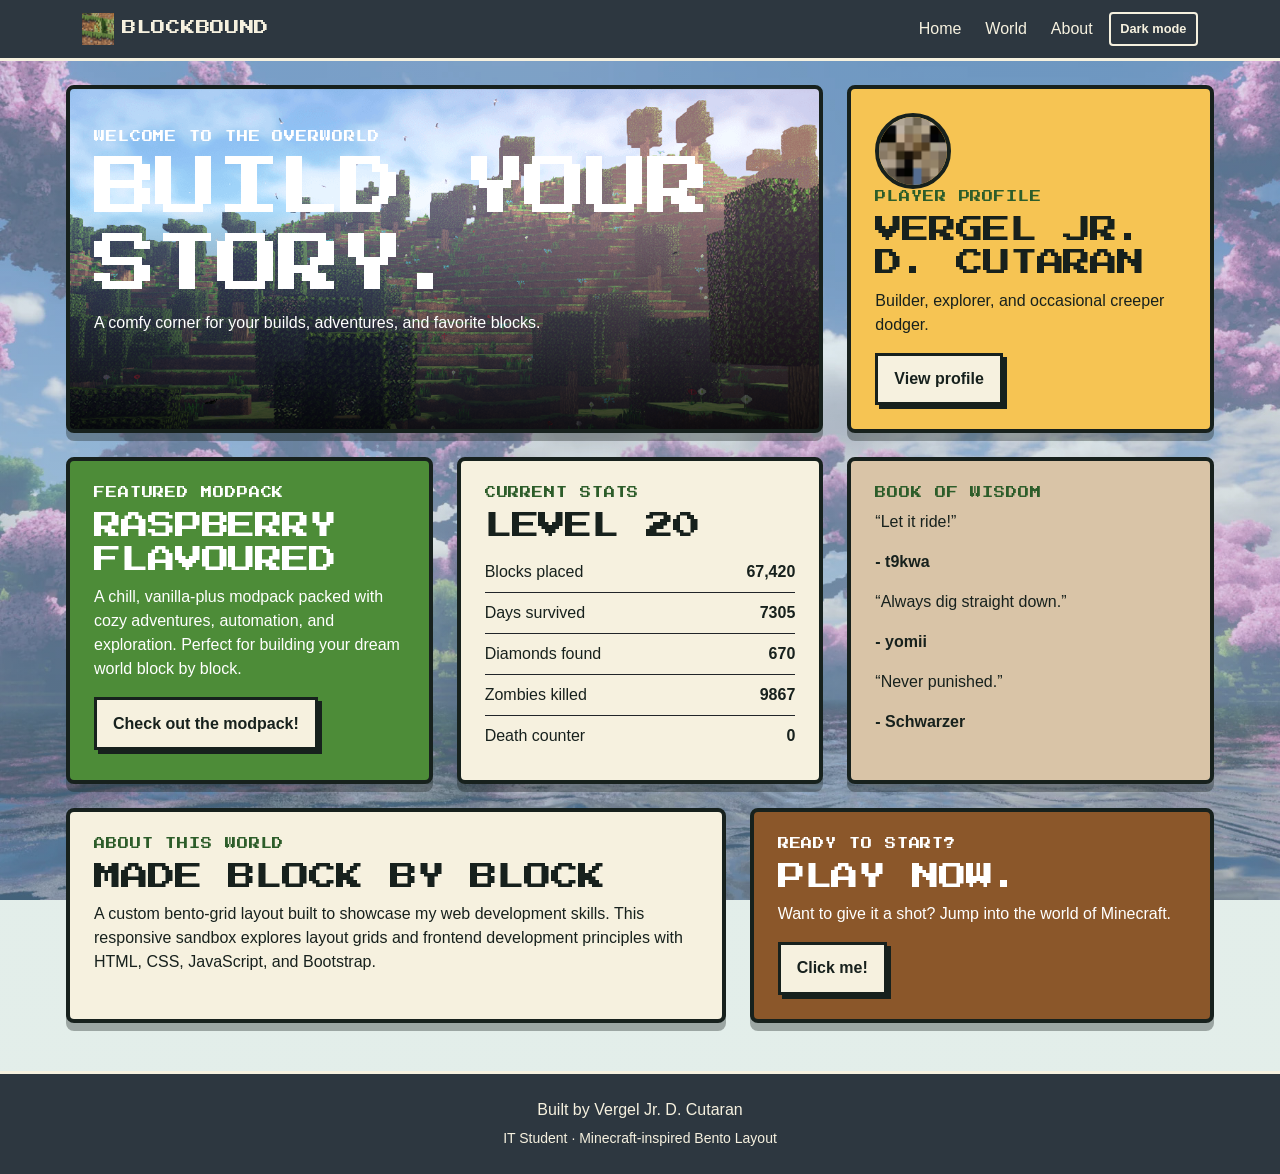
<file: webdev/activities/a01/index.html>
<!doctype html>
<html lang="en">
  <head>
    <meta charset="UTF-8" />
    <meta name="viewport" content="width=device-width, initial-scale=1.0" />
    <title>Blockbound | Minecraft-Inspired Bento</title>
    <link
      href="https://fonts.googleapis.com/css2?family=Press+Start+2P&display=swap"
      rel="stylesheet"
    />
    <link
      href="https://cdn.jsdelivr.net/npm/bootstrap@5.3.8/dist/css/bootstrap.min.css"
      rel="stylesheet"
      integrity="sha384-sRIl4kxILFvY47J16cr9ZwB07vP4J8+LH7qKQnuqkuIAvNWLzeN8tE5YBujZqJLB"
      crossorigin="anonymous"
    />
    <link rel="stylesheet" href="css/style.css" />
    <link rel="icon" href="assets/favicon.png" />
  </head>
  <body id="top">
    <!-- Bootstrap navigation collapses on smaller screens. -->
    <header class="navbar navbar-expand-md navbar-dark site-header sticky-top">
      <div class="container">
        <a
          class="navbar-brand site-brand d-inline-flex align-items-center"
          href="#top"
        >
          <img
            class="site-logo me-2"
            src="assets/favicon.png"
            alt=""
            aria-hidden="true"
          />
          BLOCKBOUND
        </a>
        <button
          class="navbar-toggler"
          type="button"
          data-bs-toggle="collapse"
          data-bs-target="#main-navigation"
          aria-controls="main-navigation"
          aria-expanded="false"
          aria-label="Open navigation menu"
        >
          <span class="navbar-toggler-icon"></span>
        </button>
        <nav
          class="collapse navbar-collapse"
          id="main-navigation"
          aria-label="Main navigation"
        >
          <ul class="navbar-nav ms-auto align-items-md-center gap-md-2">
            <li class="nav-item"><a class="nav-link" href="#top">Home</a></li>
            <li class="nav-item">
              <a class="nav-link" href="#world">World</a>
            </li>
            <li class="nav-item">
              <a class="nav-link" href="#about">About</a>
            </li>
            <li class="nav-item">
              <button
                class="btn btn-sm theme-toggle"
                id="theme-toggle"
                type="button"
                aria-pressed="false"
              >
                Dark mode
              </button>
            </li>
          </ul>
        </nav>
      </div>
    </header>

    <!-- Responsive cards use Bootstrap's grid; custom classes only define the theme. -->
    <main class="container bento-shell px-3 pt-3 pb-5 pt-md-4">
      <div class="row g-4 mb-4">
        <section class="col-12 col-lg-8">
          <div class="bento-card p-3 p-md-4 hero-card">
            <p class="eyebrow mt-3 mb-1">Welcome to the overworld</p>
            <h1 class="pixel-title display-3">Build your story.</h1>
            <p class="mb-0">
              A comfy corner for your builds, adventures, and favorite blocks.
            </p>
          </div>
        </section>
        <section class="col-12 col-lg-4">
          <div class="bento-card p-3 p-md-4 profile-card">
            <img
              class="avatar-placeholder"
              src="assets/avatar.png"
              alt="Pixel art avatar of Vergel Jr. D. Cutaran"
            />
            <p class="eyebrow">Player profile</p>
            <h2 class="pixel-title h3">Vergel Jr. D. Cutaran</h2>
            <p>Builder, explorer, and occasional creeper dodger.</p>
            <a
              class="block-button"
              href="https://namemc.com/profile/t9kwa.1"
              target="_blank"
              rel="noopener noreferrer"
            >
              View profile
            </a>
          </div>
        </section>
      </div>

      <div class="row g-4 mb-4">
        <section class="col-12 col-md-4" id="world">
          <div class="bento-card p-3 p-md-4 feature-card">
            <p class="eyebrow">Featured modpack</p>
            <h2 class="pixel-title h3">Raspberry Flavoured</h2>
            <p>
              A chill, vanilla-plus modpack packed with cozy adventures,
              automation, and exploration. Perfect for building your dream world
              block by block.
            </p>
            <a
              class="block-button"
              href="https://www.curseforge.com/minecraft/modpacks/raspberry-flavoured"
              target="_blank"
              rel="noopener noreferrer"
            >
              Check out the modpack!
            </a>
          </div>
        </section>
        <section class="col-12 col-md-4">
          <div class="bento-card p-3 p-md-4">
            <p class="eyebrow">Current stats</p>
            <h2 class="pixel-title h3">Level 20</h2>
            <div
              class="d-flex justify-content-between border-bottom border-dark py-2"
            >
              <span>Blocks placed</span><strong>67,420</strong>
            </div>
            <div
              class="d-flex justify-content-between border-bottom border-dark py-2"
            >
              <span>Days survived</span><strong>7305</strong>
            </div>
            <div
              class="d-flex justify-content-between border-bottom border-dark py-2"
            >
              <span>Diamonds found</span><strong>670</strong>
            </div>
            <div
              class="d-flex justify-content-between border-bottom border-dark py-2"
            >
              <span>Zombies killed</span><strong>9867</strong>
            </div>
            <div class="d-flex justify-content-between py-2">
              <span>Death counter</span><strong>0</strong>
            </div>
          </div>
        </section>
        <section class="col-12 col-md-4">
          <div class="bento-card p-3 p-md-4 quote-card">
            <p class="eyebrow">Book of wisdom</p>
            <blockquote>“Let it ride!”</blockquote>
            <p class="fw-bold">- t9kwa</p>
            <blockquote>“Always dig straight down.”</blockquote>
            <p class="fw-bold">- yomii</p>
            <blockquote>“Never punished.”</blockquote>
            <p class="fw-bold">- Schwarzer</p>
          </div>
        </section>
      </div>

      <div class="row g-4" id="about">
        <section class="col-12 col-lg-7">
          <div class="bento-card p-3 p-md-4">
            <p class="eyebrow">About this world</p>
            <h2 class="pixel-title h3">Made block by block</h2>
            <p class="mb-0">
              A custom bento-grid layout built to showcase my web development
              skills. This responsive sandbox explores layout grids and frontend
              development principles with HTML, CSS, JavaScript, and Bootstrap.
            </p>
          </div>
        </section>
        <section class="col-12 col-lg-5">
          <div class="bento-card p-3 p-md-4 cta-card">
            <p class="eyebrow">Ready to start?</p>
            <h2 class="pixel-title h3">Play now.</h2>
            <p>Want to give it a shot? Jump into the world of Minecraft.</p>
            <a
              class="block-button"
              href="https://classic.minecraft.net/"
              target="_blank"
              rel="noopener noreferrer"
            >
              Click me!
            </a>
          </div>
        </section>
      </div>
    </main>

    <!-- The footer stays opaque so its text remains readable over the background. -->
    <footer class="site-footer py-4 text-center">
      <p class="mb-1">Built by Vergel Jr. D. Cutaran</p>
      <small>IT Student &middot; Minecraft-inspired Bento Layout</small>
    </footer>
    <script
      src="https://cdn.jsdelivr.net/npm/bootstrap@5.3.8/dist/js/bootstrap.bundle.min.js"
      integrity="sha384-FKyoEForCGlyvwx9Hj09JcYn3nv7wiPVlz7YYwJrWVcXK/BmnVDxM+D2scQbITxI"
      crossorigin="anonymous"
    ></script>
    <script src="js/script.js"></script>
  </body>
</html>
</file>
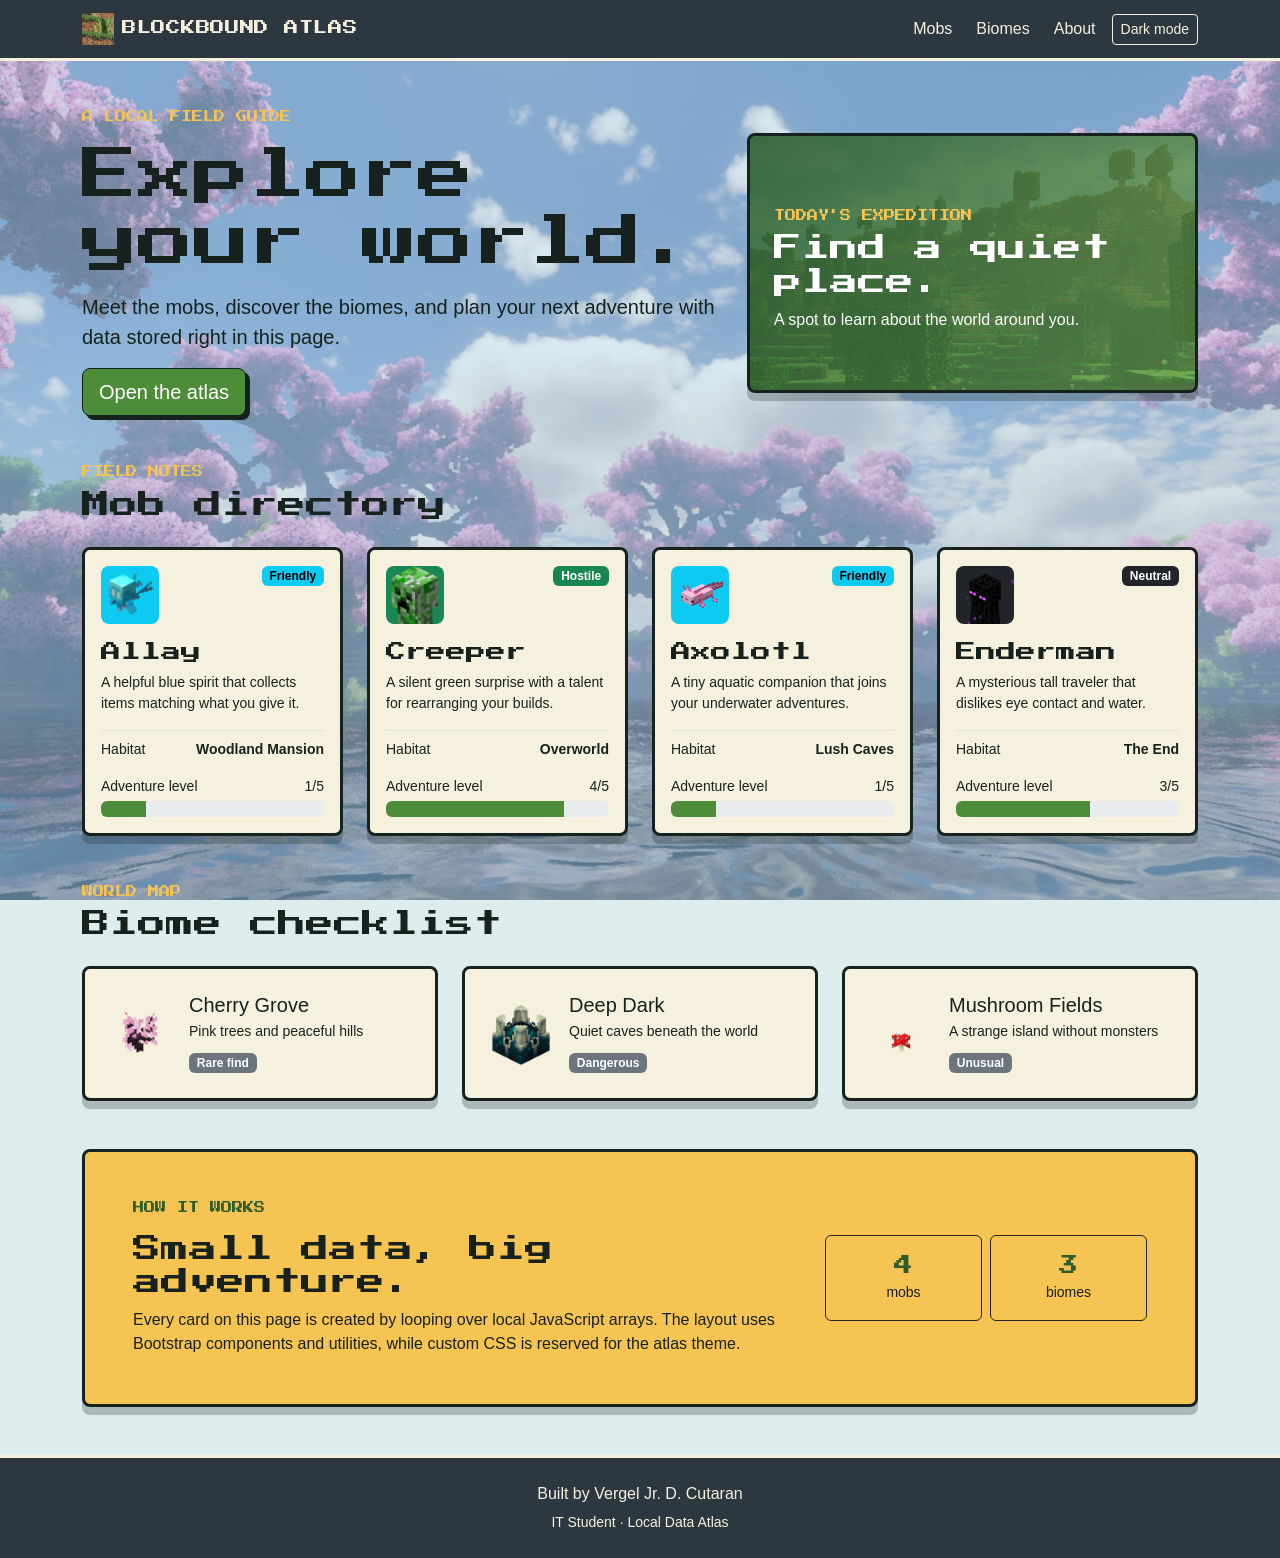
<file: webdev/activities/a02/index.html>
<!doctype html>
<html lang="en">
  <head>
    <!-- Page metadata and shared Bootstrap/font dependencies. -->
    <meta charset="UTF-8" />
    <meta name="viewport" content="width=device-width, initial-scale=1.0" />
    <meta
      name="description"
      content="A local Minecraft-inspired explorer built with Bootstrap and JavaScript data."
    />
    <title>Blockbound Atlas | Local Explorer</title>
    <link rel="icon" type="image/png" href="assets/favicon.png" />
    <link rel="preconnect" href="https://fonts.googleapis.com" />
    <link rel="preconnect" href="https://fonts.gstatic.com" crossorigin />
    <link
      href="https://fonts.googleapis.com/css2?family=Press+Start+2P&display=swap"
      rel="stylesheet"
    />
    <link
      href="https://cdn.jsdelivr.net/npm/bootstrap@5.3.8/dist/css/bootstrap.min.css"
      rel="stylesheet"
      integrity="sha384-sRIl4kxILFvY47J16cr9ZwB07vP4J8+LH7qKQnuqkuIAvNWLzeN8tE5YBujZqJLB"
      crossorigin="anonymous"
    />
    <link rel="stylesheet" href="css/style.css" />
  </head>
  <body id="top">
    <!-- Bootstrap provides the responsive navigation collapse. -->
    <header class="navbar navbar-expand-md navbar-dark sticky-top site-header">
      <div class="container">
        <a
          class="navbar-brand atlas-brand d-inline-flex align-items-center"
          href="#top"
        >
          <img
            class="atlas-logo me-2"
            src="assets/favicon.png"
            alt=""
            aria-hidden="true"
          />
          BLOCKBOUND ATLAS
        </a>
        <button
          class="navbar-toggler"
          type="button"
          data-bs-toggle="collapse"
          data-bs-target="#main-navigation"
          aria-controls="main-navigation"
          aria-expanded="false"
          aria-label="Open navigation menu"
        >
          <span class="navbar-toggler-icon"></span>
        </button>
        <nav
          class="collapse navbar-collapse"
          id="main-navigation"
          aria-label="Main navigation"
        >
          <ul class="navbar-nav ms-auto align-items-md-center gap-md-2">
            <li class="nav-item"><a class="nav-link" href="#mobs">Mobs</a></li>
            <li class="nav-item">
              <a class="nav-link" href="#biomes">Biomes</a>
            </li>
            <li class="nav-item">
              <a class="nav-link" href="#about">About</a>
            </li>
            <li class="nav-item">
              <button
                class="btn btn-sm theme-toggle"
                id="theme-toggle"
                type="button"
                aria-pressed="false"
              >
                Dark mode
              </button>
            </li>
          </ul>
        </nav>
      </div>
    </header>

    <main>
      <!-- Intro copy and expedition call to action. -->
      <section class="container py-5">
        <div class="row align-items-center g-4">
          <div class="col-lg-7">
            <p class="eyebrow">A local field guide</p>
            <h1 class="display-4 pixel-title">Explore your world.</h1>
            <p class="lead mt-3">
              Meet the mobs, discover the biomes, and plan your next adventure
              with data stored right in this page.
            </p>
            <a class="btn btn-atlas btn-lg" href="#mobs">Open the atlas</a>
          </div>
          <div class="col-lg-5">
            <div class="hero-panel p-4">
              <div
                class="d-flex justify-content-between align-items-start"
              ></div>
              <p class="eyebrow mt-5 mb-2">Today's expedition</p>
              <h2 class="h3 pixel-title">Find a quiet place.</h2>
              <p class="mb-0">A spot to learn about the world around you.</p>
            </div>
          </div>
        </div>
      </section>

      <!-- JavaScript fills this grid from the local mob data. -->
      <section class="container pb-5" id="mobs">
        <div
          class="d-flex flex-wrap gap-3 justify-content-between align-items-end mb-4"
        >
          <div>
            <p class="eyebrow mb-2">Field notes</p>
            <h2 class="pixel-title h3 mb-0">Mob directory</h2>
          </div>
        </div>
        <div class="row g-4" id="mob-list"></div>
      </section>

      <!-- JavaScript fills this grid from the local biome data. -->
      <section class="container pb-5" id="biomes">
        <div class="mb-4">
          <p class="eyebrow mb-2">World map</p>
          <h2 class="pixel-title h3 mb-0">Biome checklist</h2>
        </div>
        <div class="row g-4" id="biome-list"></div>
      </section>

      <!-- About panel also receives its totals from JavaScript. -->
      <section class="container pb-5" id="about">
        <div class="about-panel p-4 p-md-5">
          <div class="row g-4 align-items-center">
            <div class="col-md-8">
              <p class="eyebrow">How it works</p>
              <h2 class="pixel-title h3">Small data, big adventure.</h2>
              <p class="mb-0">
                Every card on this page is created by looping over local
                JavaScript arrays. The layout uses Bootstrap components and
                utilities, while custom CSS is reserved for the atlas theme.
              </p>
            </div>
            <div class="col-md-4">
              <div class="row text-center g-2" id="atlas-stats"></div>
            </div>
          </div>
        </div>
      </section>
    </main>

    <!-- Solid footer keeps attribution readable over the background. -->
    <footer class="site-footer py-4 text-center">
      <p class="mb-1">Built by Vergel Jr. D. Cutaran</p>
      <small>IT Student &middot; Local Data Atlas</small>
    </footer>

    <script
      src="https://cdn.jsdelivr.net/npm/bootstrap@5.3.8/dist/js/bootstrap.bundle.min.js"
      integrity="sha384-FKyoEForCGlyvwx9Hj09JcYn3nv7wiPVlz7YYwJrWVcXK/BmnVDxM+D2scQbITxI"
      crossorigin="anonymous"
    ></script>
    <script src="js/script.js"></script>
  </body>
</html>
</file>
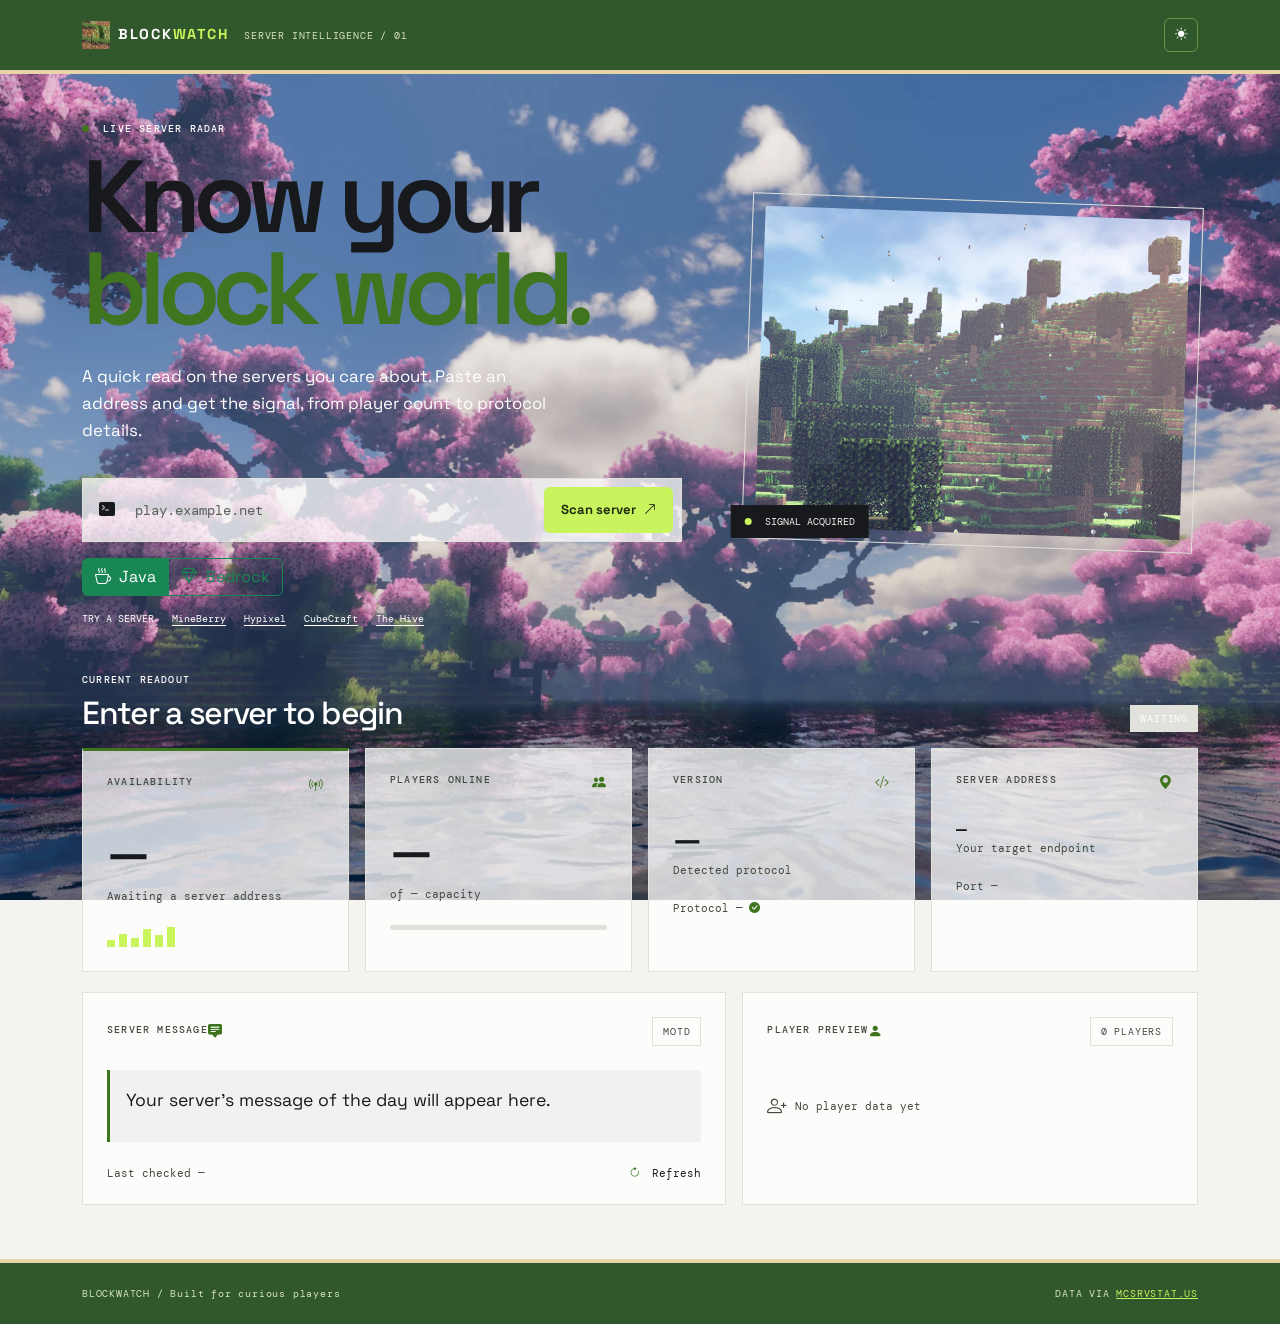
<file: webdev/activities/a03/index.html>
<!doctype html>
<html lang="en">
  <head>
    <!-- Document metadata and the local favicon. -->
    <meta charset="UTF-8" />
    <meta name="viewport" content="width=device-width, initial-scale=1.0" />
    <meta
      name="description"
      content="A clean Minecraft server status dashboard powered by mcsrvstat.us."
    />
    <title>Blockwatch | Minecraft Server Radar</title>
    <link rel="icon" href="assets/favicon.png" type="image/png" />
    <link rel="preconnect" href="https://fonts.googleapis.com" />
    <link rel="preconnect" href="https://fonts.gstatic.com" crossorigin />
    <!-- Bootstrap provides the layout, responsive utilities, and icons used below. -->
    <link
      href="https://fonts.googleapis.com/css2?family=DM+Mono:wght@400;500&family=Space+Grotesk:wght@400;500;600;700&display=swap"
      rel="stylesheet"
    />
    <link
      href="https://cdn.jsdelivr.net/npm/bootstrap@5.3.3/dist/css/bootstrap.min.css"
      rel="stylesheet"
    />
    <link
      rel="stylesheet"
      href="https://cdn.jsdelivr.net/npm/bootstrap-icons@1.11.3/font/bootstrap-icons.min.css"
    />
    <link rel="stylesheet" href="css/style.css" />
  </head>
  <body>
    <!-- This overlay adds a subtle texture without affecting page content. -->
    <div class="page-noise"></div>
    <!-- Solid Minecraft-inspired header for reliable text contrast. -->
    <nav class="navbar navbar-expand-lg py-3 bg-solid">
      <div class="container">
        <a class="navbar-brand d-flex align-items-center gap-2" href="#">
          <img class="brand-mark" src="assets/favicon.png" alt="" />
          <span>BLOCK<span class="text-lime">WATCH</span></span>
        </a>
        <span class="nav-caption d-none d-sm-block"
          >SERVER INTELLIGENCE / 01</span
        >
        <button
          class="btn theme-toggle ms-auto d-inline-flex align-items-center justify-content-center p-0"
          id="themeToggle"
          type="button"
          aria-label="Toggle theme"
        >
          <i class="bi bi-sun-fill"></i>
        </button>
      </div>
    </nav>

    <main>
      <!-- Intro area: server search, edition selector, and quick examples. -->
      <section class="hero-section container pt-5 pb-5">
        <div class="row align-items-center g-4">
          <div class="col-lg-7">
            <p class="eyebrow mb-3">
              <span class="pulse-dot"></span> LIVE SERVER RADAR
            </p>
            <h1>Know your<br /><span class="text-lime">block world.</span></h1>
            <p class="hero-copy">
              A quick read on the servers you care about. Paste an address and
              get the signal, from player count to protocol details.
            </p>
            <form
              class="search-panel d-flex flex-column flex-sm-row align-items-stretch align-items-sm-center gap-2 p-2 ps-sm-3"
              id="serverForm"
            >
              <i class="bi bi-terminal-fill search-icon d-none d-sm-inline"></i>
              <label class="visually-hidden" for="serverInput"
                >Minecraft server address</label
              >
              <input
                id="serverInput"
                class="form-control flex-grow-1"
                type="text"
                placeholder="play.example.net"
                autocomplete="off"
                required
              />
              <button class="btn btn-lime align-self-sm-auto" type="submit">
                Scan server <i class="bi bi-arrow-up-right ms-1"></i>
              </button>
            </form>
            <div
              class="btn-group server-type-toggle mt-3"
              role="group"
              aria-label="Minecraft server edition"
            >
              <input
                class="btn-check"
                type="radio"
                name="serverType"
                id="javaType"
                value="java"
                checked
              />
              <label class="btn btn-outline-success" for="javaType"
                ><i class="bi bi-cup-hot me-1"></i> Java</label
              >
              <input
                class="btn-check"
                type="radio"
                name="serverType"
                id="bedrockType"
                value="bedrock"
              />
              <label class="btn btn-outline-success" for="bedrockType"
                ><i class="bi bi-gem me-1"></i> Bedrock</label
              >
            </div>
            <div class="recent-line mt-3">
              <span>TRY A SERVER</span>
              <button
                class="server-chip"
                data-server="mc.mineberry.org"
                data-server-type="java"
              >
                MineBerry
              </button>
              <button
                class="server-chip"
                data-server="hypixel.net"
                data-server-type="java"
              >
                Hypixel
              </button>
              <button
                class="server-chip"
                data-server="play.cubecraft.net"
                data-server-type="java"
              >
                CubeCraft
              </button>
              <button
                class="server-chip"
                data-server="geo.hivebedrock.network"
                data-server-type="bedrock"
              >
                The Hive
              </button>
            </div>
          </div>
          <div class="col-lg-5 hero-art-wrap">
            <div class="hero-art">
              <img
                src="assets/minecraft-hero.png"
                alt="Minecraft landscape illustration"
              />
              <div class="art-label">
                <span class="pulse-dot"></span> SIGNAL ACQUIRED
              </div>
            </div>
          </div>
        </div>
      </section>

      <!-- Live API readout. JavaScript fills these cards after a scan. -->
      <section class="container dashboard-section" aria-live="polite">
        <div
          class="status-heading d-flex flex-column flex-sm-row justify-content-between align-items-start align-items-sm-end gap-3 gap-sm-0 mb-3"
        >
          <div>
            <p class="eyebrow mb-2">CURRENT READOUT</p>
            <h2 id="serverTitle">Enter a server to begin</h2>
          </div>
          <span class="status-badge status-idle" id="statusBadge">WAITING</span>
        </div>

        <div
          class="alert alert-danger d-none"
          id="errorMessage"
          role="alert"
        ></div>
        <div class="row g-3">
          <div class="col-md-6 col-xl-3">
            <article class="data-card accent-card h-100 p-4">
              <div class="card-label">
                AVAILABILITY <i class="bi bi-broadcast-pin"></i>
              </div>
              <div class="stat-value" id="onlineValue">—</div>
              <p class="stat-note mb-0" id="onlineNote">
                Awaiting a server address
              </p>
              <div class="mini-bars mt-4">
                <span></span><span></span><span></span><span></span><span></span
                ><span></span>
              </div>
            </article>
          </div>
          <div class="col-md-6 col-xl-3">
            <article class="data-card h-100 p-4">
              <div class="card-label">
                PLAYERS ONLINE <i class="bi bi-people-fill"></i>
              </div>
              <div class="stat-value" id="playerValue">—</div>
              <p class="stat-note mb-0">
                of <span id="maxPlayers">—</span> capacity
              </p>
              <div
                class="progress mt-4"
                role="progressbar"
                aria-label="Players online"
              >
                <div class="progress-bar" id="playerProgress"></div>
              </div>
            </article>
          </div>
          <div class="col-md-6 col-xl-3">
            <article class="data-card h-100 p-4">
              <div class="card-label">
                VERSION <i class="bi bi-code-slash"></i>
              </div>
              <div class="stat-value stat-version" id="versionValue">—</div>
              <p class="stat-note mb-0">Detected protocol</p>
              <div class="version-line mt-4">
                <span id="protocolValue">Protocol —</span
                ><i class="bi bi-check-circle-fill"></i>
              </div>
            </article>
          </div>
          <div class="col-md-6 col-xl-3">
            <article class="data-card h-100 p-4">
              <div class="card-label">
                SERVER ADDRESS <i class="bi bi-geo-alt-fill"></i>
              </div>
              <div class="address-value" id="addressValue">—</div>
              <p class="stat-note mb-0">Your target endpoint</p>
              <div class="address-line mt-4" id="portValue">Port —</div>
            </article>
          </div>
        </div>

        <div class="row g-3 mt-1">
          <div class="col-lg-7">
            <article class="data-card motd-card h-100 p-4">
              <div
                class="d-flex justify-content-between align-items-center mb-4"
              >
                <div class="card-label mb-0">
                  SERVER MESSAGE <i class="bi bi-chat-square-text-fill"></i>
                </div>
                <span class="tiny-tag">MOTD</span>
              </div>
              <div class="motd-box p-3" id="motdValue">
                Your server's message of the day will appear here.
              </div>
              <div
                class="d-flex justify-content-between align-items-center mt-4"
              >
                <span class="stat-note"
                  >Last checked <span id="lastChecked">—</span></span
                >
                <button class="refresh-btn" id="refreshButton" type="button">
                  <i class="bi bi-arrow-clockwise"></i> Refresh
                </button>
              </div>
            </article>
          </div>
          <div class="col-lg-5">
            <article class="data-card h-100 p-4">
              <div
                class="d-flex justify-content-between align-items-center mb-4"
              >
                <div class="card-label mb-0">
                  PLAYER PREVIEW <i class="bi bi-person-fill"></i>
                </div>
                <span class="tiny-tag" id="playerTag">0 PLAYERS</span>
              </div>
              <div class="player-list row row-cols-2 g-2" id="playerList">
                <div class="empty-state d-flex align-items-center gap-2">
                  <i class="bi bi-person-plus"></i
                  ><span>No player data yet</span>
                </div>
              </div>
            </article>
          </div>
        </div>
      </section>
    </main>
    <!-- Solid footer keeps the attribution readable over the page background. -->
    <footer class="bg-solid">
      <div
        class="container py-4 d-flex flex-wrap justify-content-between gap-2"
      >
        <span>BLOCKWATCH / Built for curious players</span>
        <span
          >DATA VIA
          <a href="https://api.mcsrvstat.us/" target="_blank" rel="noreferrer"
            >MCSRVSTAT.US</a
          ></span
        >
      </div>
    </footer>
    <script src="js/script.js"></script>
  </body>
</html>
</file>
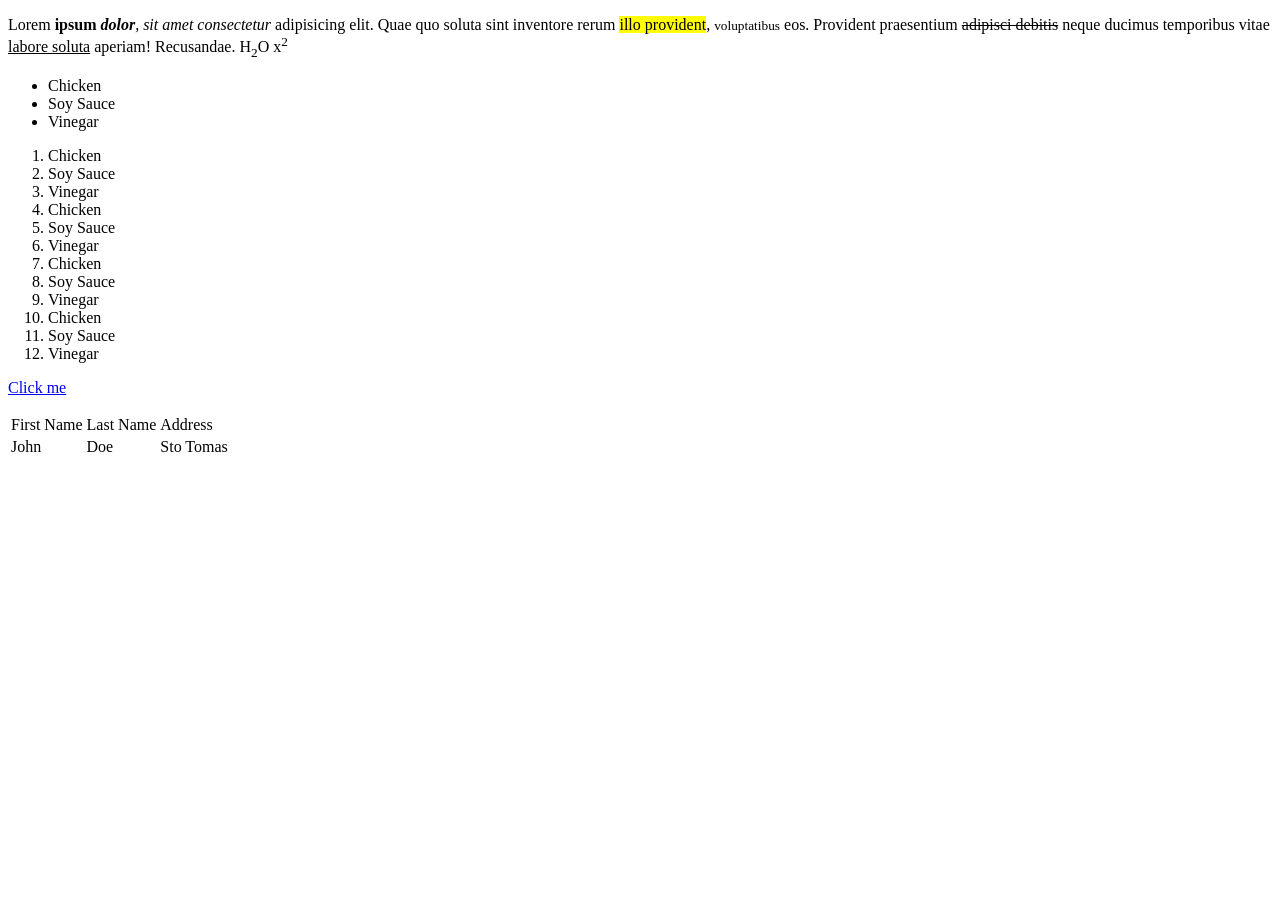
<file: webdev/demo/d01/index.html>
<!DOCTYPE html>
<html lang="en">

<head>
  <meta charset="UTF-8">
  <meta name="viewport" content="width=device-width, initial-scale=1.0">
  <title>Document</title>
</head>

<body>
  <p>
    Lorem <b>ipsum <i>dolor</b>, sit amet consectetur </i>adipisicing elit. Quae quo soluta sint inventore rerum <mark>illo provident</mark>, <small>voluptatibus</small> eos. Provident praesentium <del>adipisci debitis</del> neque ducimus temporibus vitae <ins>labore soluta</ins> aperiam! Recusandae. H<sub>2</sub>O x<sup>2</sup>
  </p>
  <p>
    <ul>
      <li>Chicken</li>
      <li>Soy Sauce</li>
      <li>Vinegar</li>
    </ul>
    <ol>
      <li>Chicken</li>
      <li>Soy Sauce</li>
      <li>Vinegar</li>
      <li>Chicken</li>
      <li>Soy Sauce</li>
      <li>Vinegar</li>
      <li>Chicken</li>
      <li>Soy Sauce</li>
      <li>Vinegar</li>
      <li>Chicken</li>
      <li>Soy Sauce</li>
      <li>Vinegar</li>
    </ol>
  </p>
  <p>
    <a href="page2.html">Click me</a>
  </p>
  <p>
    <table>
      <tr>
        <td>First Name</td>
        <td>Last Name</td>
        <td>Address</td>
      </tr>
      <tr>
        <td>John</td>
        <td>Doe</td>
        <td>Sto Tomas</td>
      </tr>
    </table>
  </p>
</body>

</html>
</file>
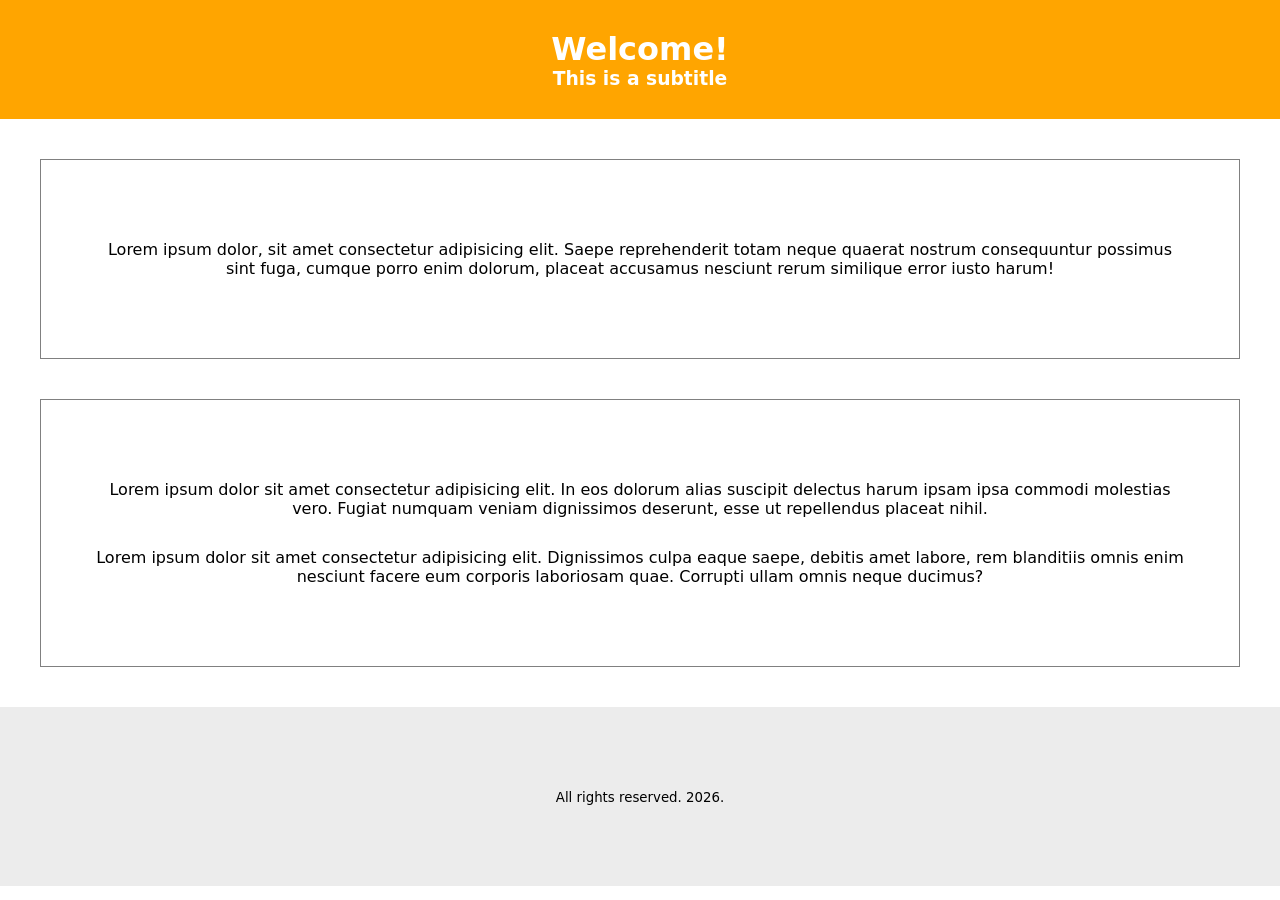
<file: webdev/demo/d02/index.html>
<!DOCTYPE html>
<html lang="en">

<head>
  <meta charset="UTF-8">
  <meta name="viewport" content="width=device-width, initial-scale=1.0">
  <title>Document</title>
  <link rel="stylesheet" href="style.css">
</head>

<body>
  <header>
    <h1>
      Welcome!
    </h1>
    <h3>
      This is a subtitle
    </h3>
  </header>
  <section>
    <p>
      Lorem ipsum dolor, sit amet consectetur adipisicing elit. Saepe reprehenderit totam neque quaerat nostrum
      consequuntur possimus sint fuga, cumque porro enim dolorum, placeat accusamus nesciunt rerum similique error iusto
      harum!
    </p>
  </section>
  <section>
    <p>
      Lorem ipsum dolor sit amet consectetur adipisicing elit. In eos dolorum alias suscipit delectus harum ipsam ipsa
      commodi molestias vero. Fugiat numquam veniam dignissimos deserunt, esse ut repellendus placeat nihil.
    </p>
    <p>
      Lorem ipsum dolor sit amet consectetur adipisicing elit. Dignissimos culpa eaque saepe, debitis amet labore, rem blanditiis omnis enim nesciunt facere eum corporis laboriosam quae. Corrupti ullam omnis neque ducimus?
    </p>
  </section>
  <footer>
    <small>All rights reserved. 2026.</small>
  </footer>
</body>

</html>
</file>
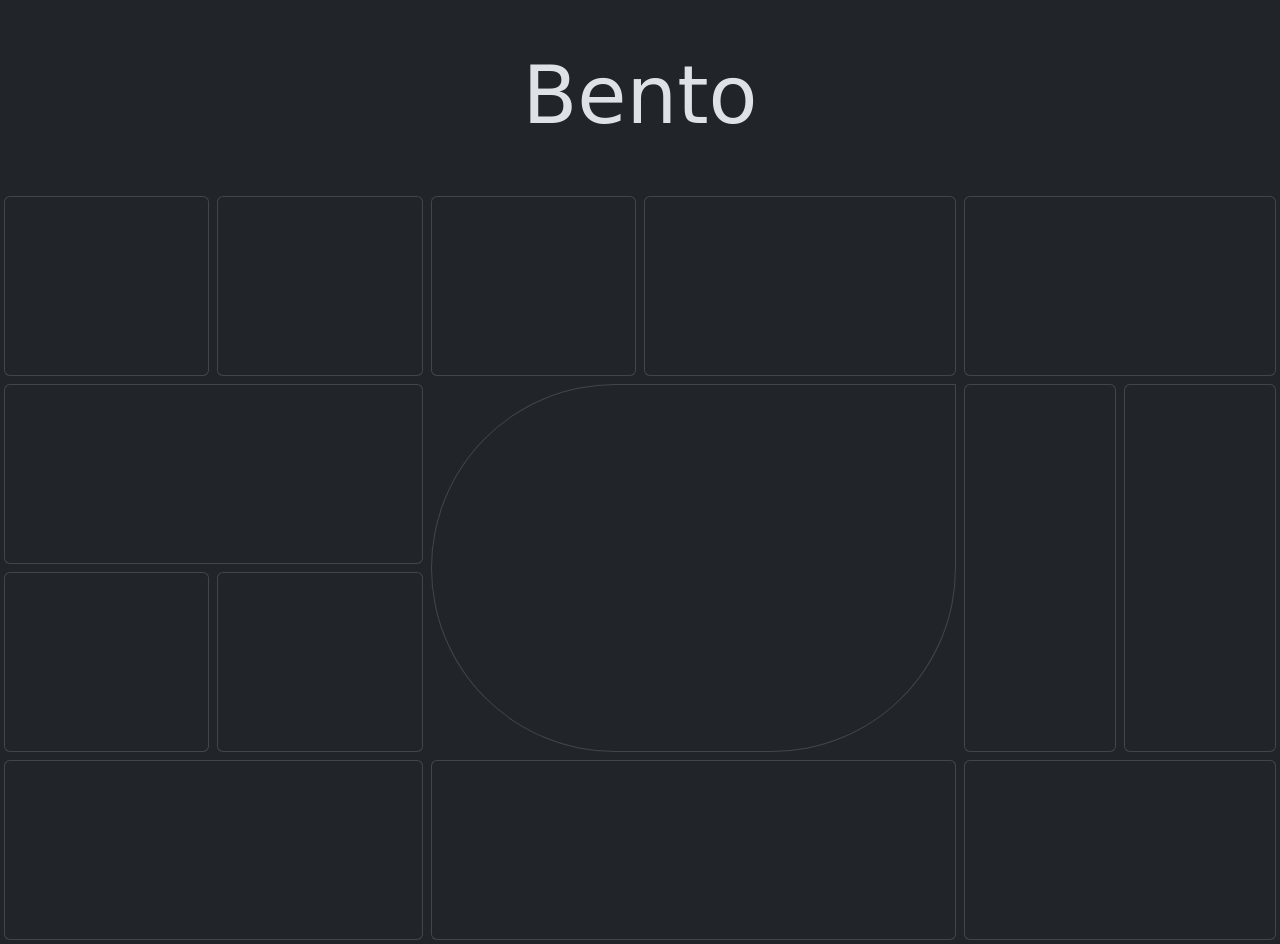
<file: webdev/demo/d03/index.html>
<!doctype html>
<html lang="en">

<head>
  <meta charset="utf-8">
  <meta name="viewport" content="width=device-width, initial-scale=1">
  <title>Bootstrap demo</title>
  <link href="https://cdn.jsdelivr.net/npm/bootstrap@5.3.8/dist/css/bootstrap.min.css" rel="stylesheet"
    integrity="sha384-sRIl4kxILFvY47J16cr9ZwB07vP4J8+LH7qKQnuqkuIAvNWLzeN8tE5YBujZqJLB" crossorigin="anonymous">
  <style>
    .card {
      min-height: 180px;
      /* background-color: grey; */
    }
  </style>
</head>

<body data-bs-theme="dark">
  <div class="container">
    <div class="row">
      <div class="col">
        <div class="display-1 text-center p-5">Bento</div>
      </div>
    </div>
  </div>
  <div class="container-fluid">
    <div class="row">
      <div class="col-2 p-1">
        <div class="card p-1"></div>
      </div>
      <div class="col-2 p-1">
        <div class="card p-1"></div>
      </div>
      <div class="col-2 p-1">
        <div class="card p-1"></div>
      </div>
      <div class="col-3 p-1">
        <div class="card p-1"></div>
      </div>
      <div class="col-3 p-1">
        <div class="card p-1"></div>
      </div>
    </div>
    <div class="row">
      <div class="col-4">
        <div class="row">
          <div class="col-12 p-1">
            <div class="card p-1"></div>
          </div>
        </div>
        <div class="row">
          <div class="col-6 p-1">
            <div class="card p-1"></div>
          </div>
          <div class="col-6 p-1">
            <div class="card p-1"></div>
          </div>
        </div>
      </div>
      <div class="col-5 p-1">
        <div class="card p-1 h-100" style="border-radius: 500px 0px 500px 500px;"></div>
      </div>
      <div class="col-3">
        <div class="row h-100">
          <div class="col-6 p-1">
            <div class="card p-1 h-100"></div>
          </div>
          <div class="col-6 p-1">
            <div class="card p-1 h-100"></div>
          </div>
        </div>
      </div>
    </div>
    <div class="row">
      <div class="col-4 p-1">
        <div class="card p-1"></div>
      </div>
      <div class="col-5 p-1">
        <div class="card p-1"></div>
      </div>
      <div class="col-3 p-1">
        <div class="card p-1"></div>
      </div>
    </div>
  </div>
  <script src="https://cdn.jsdelivr.net/npm/bootstrap@5.3.8/dist/js/bootstrap.bundle.min.js"
    integrity="sha384-FKyoEForCGlyvwx9Hj09JcYn3nv7wiPVlz7YYwJrWVcXK/BmnVDxM+D2scQbITxI"
    crossorigin="anonymous"></script>
</body>

</html>
</file>
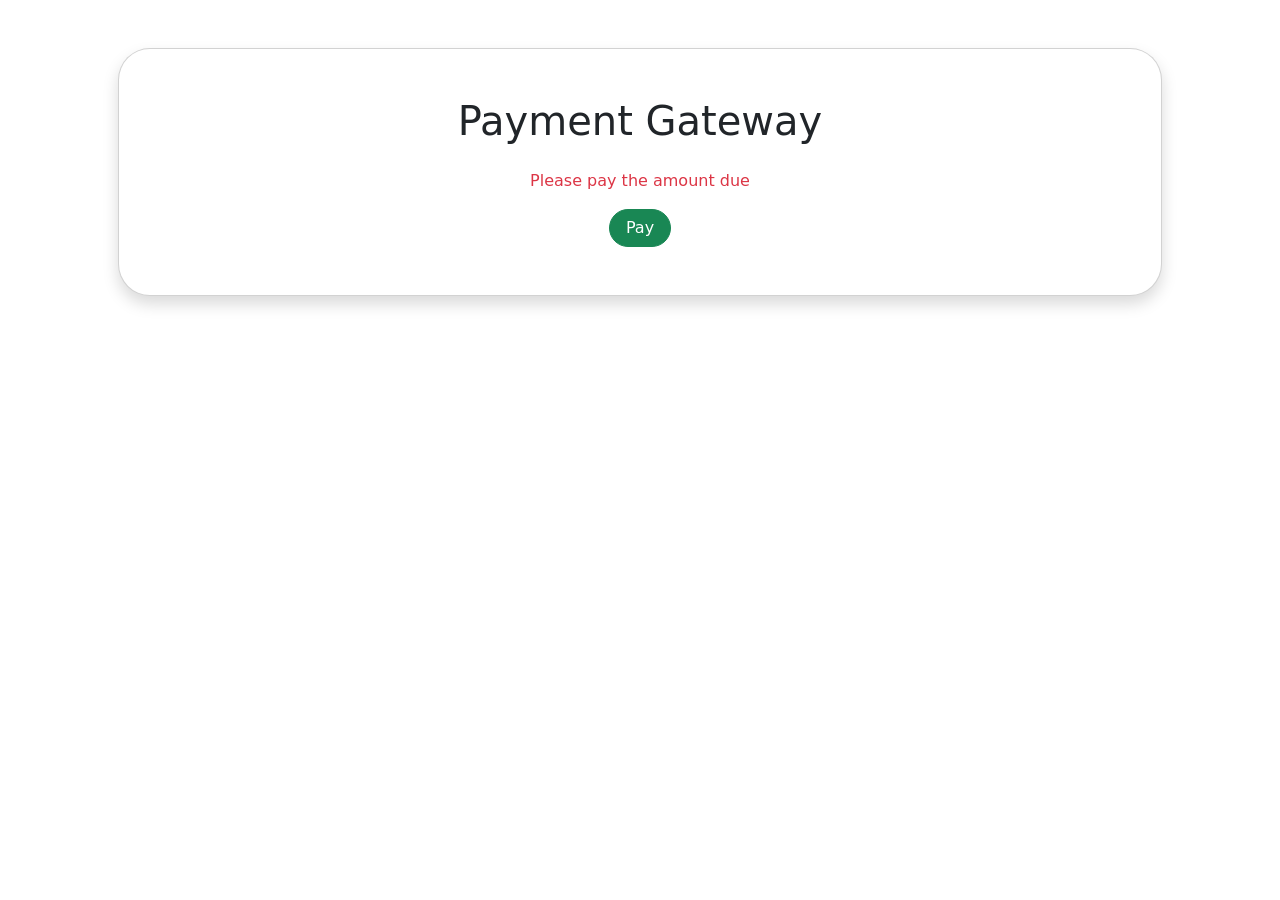
<file: webdev/demo/d04/index.html>
<!doctype html>
<html lang="en">

<head>
  <meta charset="utf-8">
  <meta name="viewport" content="width=device-width, initial-scale=1">
  <title>Bootstrap demo</title>
  <link href="https://cdn.jsdelivr.net/npm/bootstrap@5.3.8/dist/css/bootstrap.min.css" rel="stylesheet"
    integrity="sha384-sRIl4kxILFvY47J16cr9ZwB07vP4J8+LH7qKQnuqkuIAvNWLzeN8tE5YBujZqJLB" crossorigin="anonymous">
</head>

<body>
  <div class="container p-5">
    <div class="row">
      <div class="col">
        <div class="card rounded-5 shadow p-5 text-center">
          <div class="h1">
            Payment Gateway
          </div>
          <div class="my-3 text-danger" id="pay-text">
            Please pay the amount due
          </div>
          <div>
            <div class="btn btn-success rounded-5 px-3" onclick="pay()" id="pay-btn">
              Pay
            </div>
          </div>
        </div>
      </div>
    </div>
  </div>

  <script src="https://cdn.jsdelivr.net/npm/bootstrap@5.3.8/dist/js/bootstrap.bundle.min.js"
    integrity="sha384-FKyoEForCGlyvwx9Hj09JcYn3nv7wiPVlz7YYwJrWVcXK/BmnVDxM+D2scQbITxI"
    crossorigin="anonymous"></script>
  <script>
    function pay(){
      var textElement = document.getElementById("pay-text");
      textElement.innerHTML = "PAID!";
      textElement.classList.remove("text-danger");
      textElement.classList.add("text-success");
      textElement.classList.add("h3");

      var btnElement = document.getElementById("pay-btn");
      btnElement.style.display = "none";
    }
  </script>
</body>

</html>
</file>
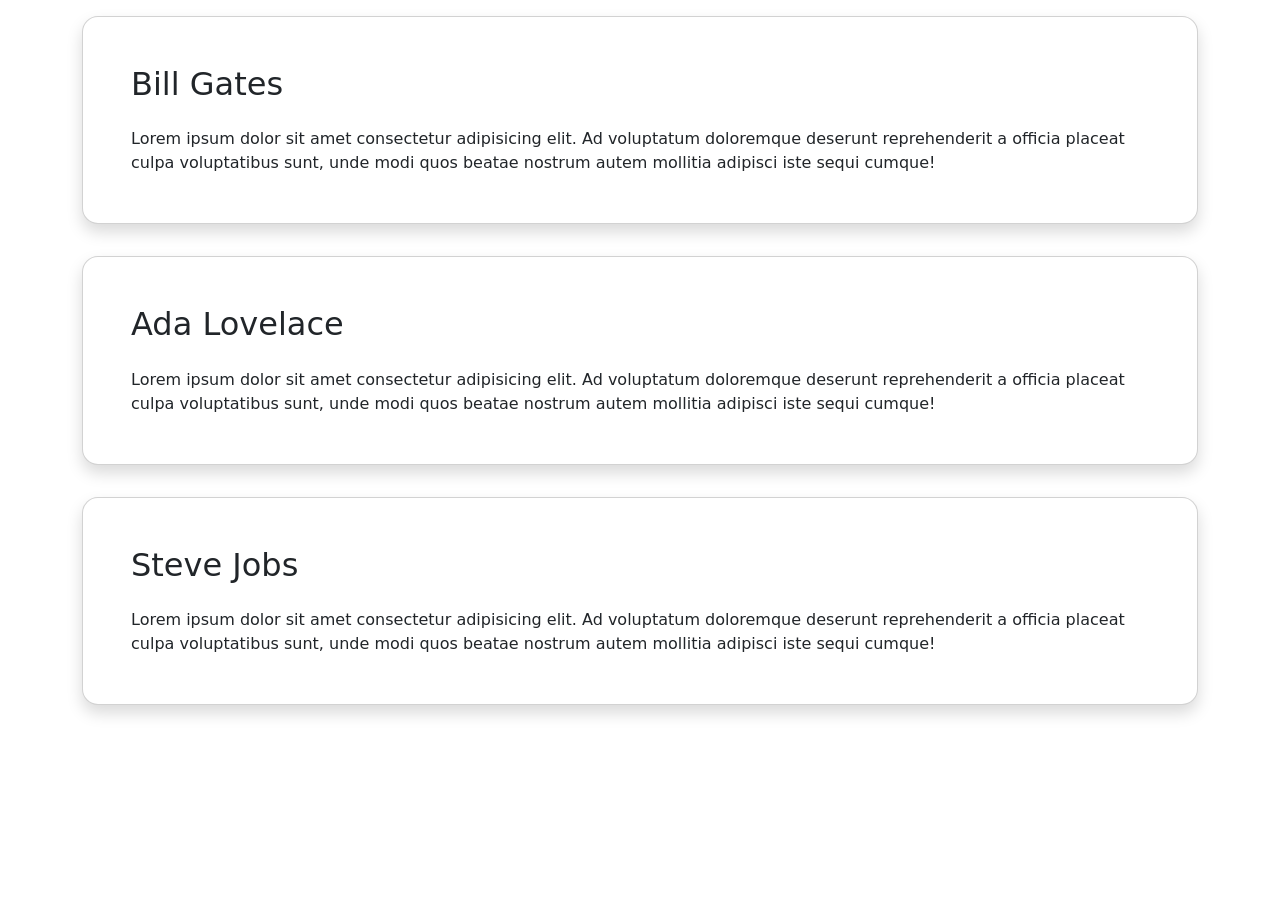
<file: webdev/demo/d05/index.html>
<!doctype html>
<html lang="en">

<head>
  <meta charset="utf-8">
  <meta name="viewport" content="width=device-width, initial-scale=1">
  <title>Bootstrap demo</title>
  <link href="https://cdn.jsdelivr.net/npm/bootstrap@5.3.8/dist/css/bootstrap.min.css" rel="stylesheet"
    integrity="sha384-sRIl4kxILFvY47J16cr9ZwB07vP4J8+LH7qKQnuqkuIAvNWLzeN8tE5YBujZqJLB" crossorigin="anonymous">
</head>

<body>
  <div class="container">
    <div class="row" id="parent">

    </div>
  </div>

  <script src="https://cdn.jsdelivr.net/npm/bootstrap@5.3.8/dist/js/bootstrap.bundle.min.js"
    integrity="sha384-FKyoEForCGlyvwx9Hj09JcYn3nv7wiPVlz7YYwJrWVcXK/BmnVDxM+D2scQbITxI"
    crossorigin="anonymous"></script>
  <script>
    var people = [
      {
        firstName: "Bill",
        lastName: "Gates",
        age: 28,
        isLoggedIn: true,
        pets: [
          {
            name: "Whitey",
            kind: "cat"
          },
          {
            name: "Browney",
            kind: "fish"
          }
        ]
      },
      {
        firstName: "Ada",
        lastName: "Lovelace",
        age: 29,
        isLoggedIn: true,
        pets: [
          {
            name: "Bantay",
            kind: "dog"
          }
        ]
      },
      {
        firstName: "Steve",
        lastName: "Jobs",
        age: 30,
        isLoggedIn: true,
        pets: []
      }
    ]


    var elParent = document.getElementById("parent");

    for (var i = 0; i < people.length; i++) {
      elParent.innerHTML += `
        <div class="col-12">
          <div class="card p-5 my-3 shadow rounded-4">
            <div class="h2">
              ` + people[i].firstName + " " + people[i].lastName + `
            </div>
            <div class="mt-3">
              Lorem ipsum dolor sit amet consectetur adipisicing elit. Ad voluptatum doloremque deserunt reprehenderit a
              officia placeat culpa voluptatibus sunt, unde modi quos beatae nostrum autem mollitia adipisci iste sequi
              cumque!
            </div>
          </div>
        </div>
      `;
    }
  </script>
</body>

</html>
</file>
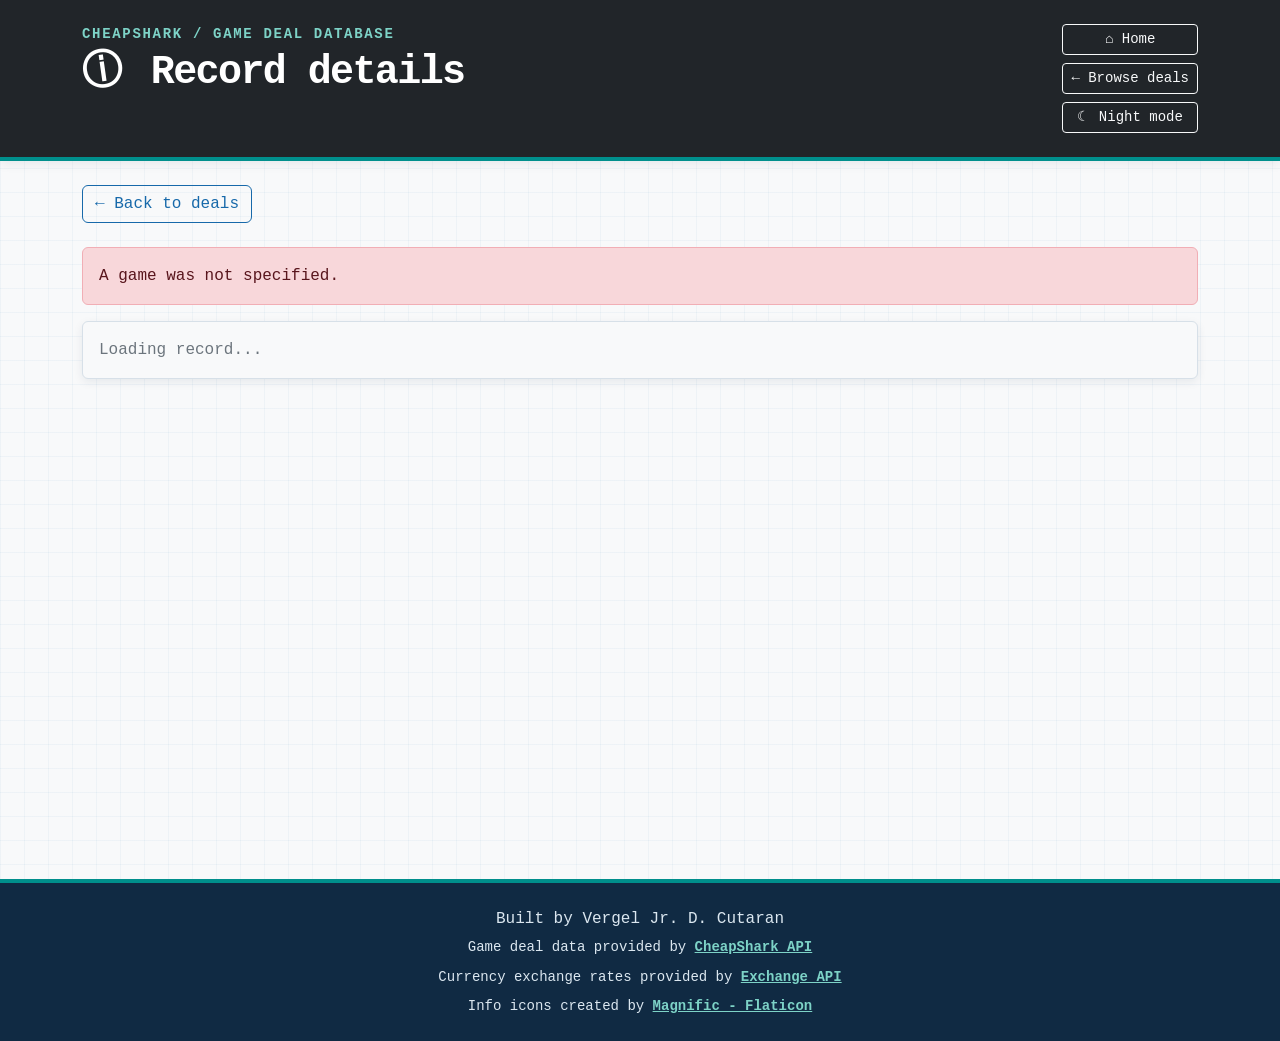
<file: webdev/activities/midterm/view.html>
<!doctype html>
<html lang="en">
  <head>
    <meta charset="utf-8" />
    <meta name="viewport" content="width=device-width, initial-scale=1" />
    <title>Deal details | CheapShark</title>
    <link
      href="https://cdn.jsdelivr.net/npm/bootstrap@5.3.8/dist/css/bootstrap.min.css"
      rel="stylesheet"
      integrity="sha384-sRIl4kxILFvY47J16cr9ZwB07vP4J8+LH7qKQnuqkuIAvNWLzeN8tE5YBujZqJLB"
      crossorigin="anonymous"
    />
    <link rel="stylesheet" href="css/base.css" />
    <link rel="stylesheet" href="css/detail.css" />
  </head>
  <body class="bg-body-tertiary">
    <header class="bg-dark text-white shadow-sm">
      <div class="container py-4">
        <div class="row align-items-start g-3">
          <div class="col">
            <p class="text-uppercase small fw-semibold mb-1 text-warning">
              CheapShark / GAME DEAL DATABASE
            </p>
            <h1 class="display-6 fw-bold mb-0">
              <a
                class="sale-icon"
                href="https://www.flaticon.com/free-icons/info"
                title="info icons"
                target="_blank"
                rel="noopener noreferrer"
                aria-label="Info icon attribution"
                >ⓘ</a
              >
              Record details
            </h1>
          </div>
          <div
            class="col-12 col-sm-auto d-flex flex-column align-items-stretch gap-2"
          >
            <a class="btn btn-outline-light btn-sm" href="index.html">
              ⌂ Home
            </a>
            <a class="btn btn-outline-light btn-sm" href="index.html">
              ← Browse deals
            </a>
            <button
              id="theme-toggle"
              class="btn btn-outline-light btn-sm"
              type="button"
              aria-pressed="false"
            >
              ☾ Night mode
            </button>
          </div>
        </div>
      </div>
    </header>
    <main class="container py-4">
      <a id="back-link" class="btn btn-outline-primary mb-4" href="index.html"
        >← Back to deals</a
      >
      <div id="status" class="alert d-none" role="alert"></div>
      <article id="details" class="card border-0 shadow-sm overflow-hidden">
        <div class="card-body text-secondary">Loading record...</div>
      </article>
    </main>

    <footer class="site-footer mt-5 py-4 text-center">
      <p class="mb-1">Built by Vergel Jr. D. Cutaran</p>
      <small>
        Game deal data provided by
        <a
          href="https://apidocs.cheapshark.com/"
          target="_blank"
          rel="noopener noreferrer"
          >CheapShark API</a
        >
        <span class="d-block mt-2">
          Currency exchange rates provided by
          <a
            href="https://github.com/fawazahmed0/exchange-api"
            target="_blank"
            rel="noopener noreferrer"
            >Exchange API</a
          >
        </span>
        <span class="d-block mt-2">
          Info icons created by
          <a
            href="https://www.flaticon.com/free-icons/info"
            title="info icons"
            target="_blank"
            rel="noopener noreferrer"
            >Magnific - Flaticon</a
          >
        </span>
      </small>
    </footer>

    <script src="js/theme.js"></script>
    <script src="js/currency.js"></script>
    <script src="js/api.js"></script>
    <script src="js/detail.js"></script>
  </body>
</html>
</file>
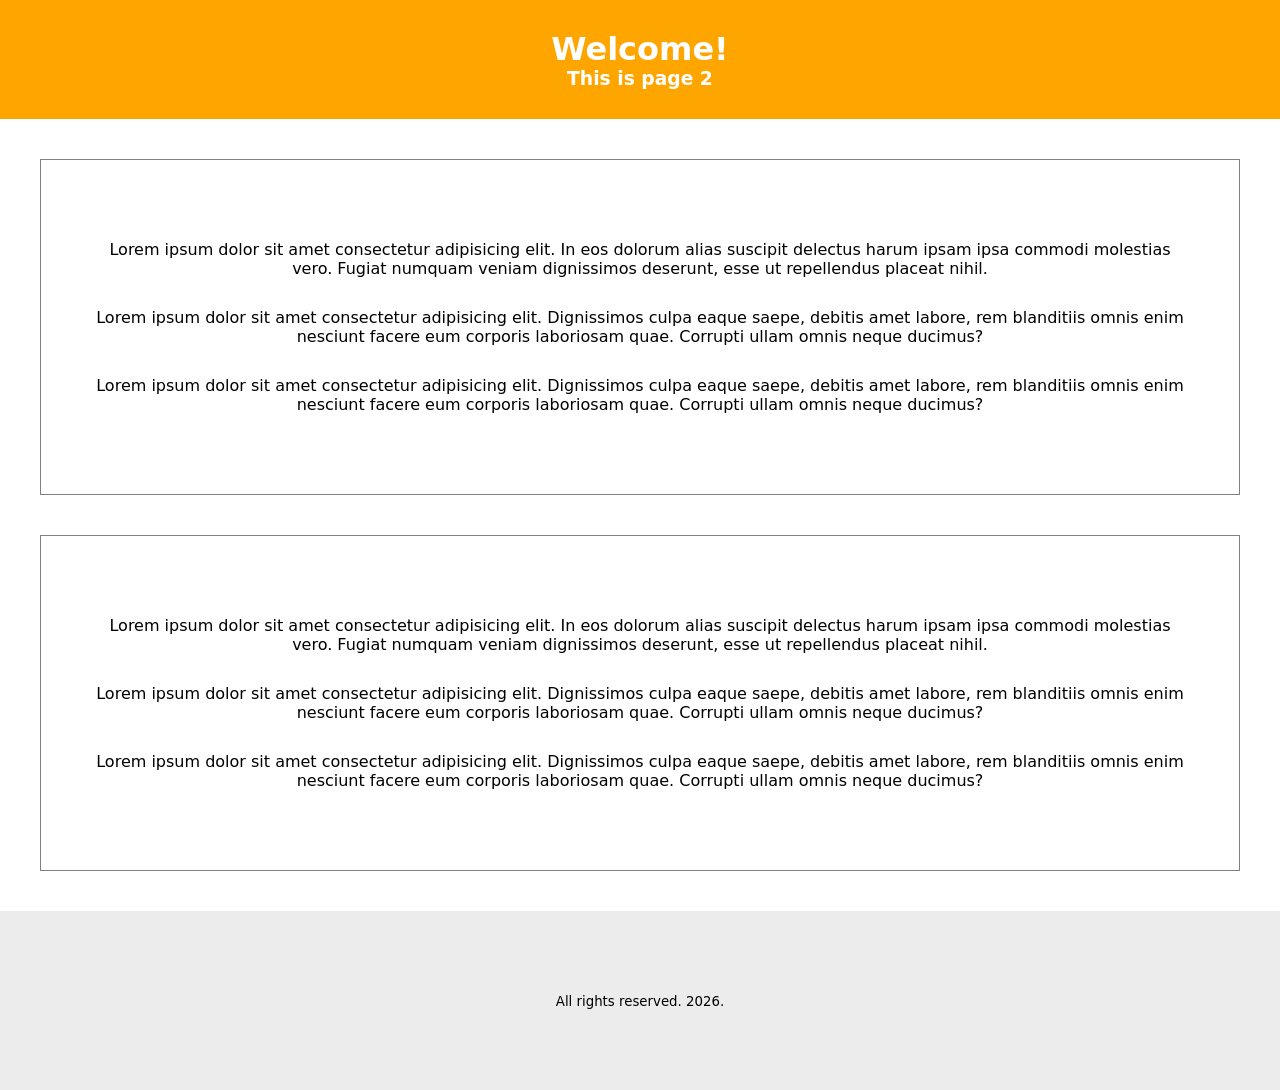
<file: webdev/demo/d02/page2.html>
<!DOCTYPE html>
<html lang="en">

<head>
  <meta charset="UTF-8">
  <meta name="viewport" content="width=device-width, initial-scale=1.0">
  <title>Document</title>
  <link rel="stylesheet" href="style.css">
</head>

<body>
  <header>
    <h1>
      Welcome!
    </h1>
    <h3>
      This is page 2
    </h3>
  </header>
  <section>
    <p>
      Lorem ipsum dolor sit amet consectetur adipisicing elit. In eos dolorum alias suscipit delectus harum ipsam ipsa
      commodi molestias vero. Fugiat numquam veniam dignissimos deserunt, esse ut repellendus placeat nihil.
    </p>
    <p>
      Lorem ipsum dolor sit amet consectetur adipisicing elit. Dignissimos culpa eaque saepe, debitis amet labore, rem blanditiis omnis enim nesciunt facere eum corporis laboriosam quae. Corrupti ullam omnis neque ducimus?
    </p>
    <p>
      Lorem ipsum dolor sit amet consectetur adipisicing elit. Dignissimos culpa eaque saepe, debitis amet labore, rem blanditiis omnis enim nesciunt facere eum corporis laboriosam quae. Corrupti ullam omnis neque ducimus?
    </p>
  </section>
  <section>
    <p>
      Lorem ipsum dolor sit amet consectetur adipisicing elit. In eos dolorum alias suscipit delectus harum ipsam ipsa
      commodi molestias vero. Fugiat numquam veniam dignissimos deserunt, esse ut repellendus placeat nihil.
    </p>
    <p>
      Lorem ipsum dolor sit amet consectetur adipisicing elit. Dignissimos culpa eaque saepe, debitis amet labore, rem blanditiis omnis enim nesciunt facere eum corporis laboriosam quae. Corrupti ullam omnis neque ducimus?
    </p>
    <p>
      Lorem ipsum dolor sit amet consectetur adipisicing elit. Dignissimos culpa eaque saepe, debitis amet labore, rem blanditiis omnis enim nesciunt facere eum corporis laboriosam quae. Corrupti ullam omnis neque ducimus?
    </p>
  </section>
  <footer>
    <small>All rights reserved. 2026.</small>
  </footer>
</body>

</html>
</file>
<file: webdev/activities/a01/css/style.css>
/* Shared colors for the light theme and block-style components. */
:root {
  --block-ink: #17211d;
  --block-paper: #f6f1df;
  --block-green: #4d8c38;
  --block-green-dark: #2d5d2a;
  --block-gold: #f6c453;
  --block-dirt: #8b572a;
  --block-sand: #d9c4a7;
  --block-header: #2d3740;
  --block-header-text: #f6f1df;
}

/* The image and overlay create the page texture without extra markup. */
body {
  min-height: 100vh;
  color: var(--block-ink);
  font-family: "Trebuchet MS", Arial, sans-serif;
  background:
    linear-gradient(rgba(191, 232, 255, 0.35), rgba(191, 232, 255, 0.35)),
    url("../assets/background-light.jpg") center / cover fixed,
    var(--block-paper);
}

/* Bootstrap's theme attribute switches the custom palette too. */
[data-bs-theme="dark"] {
  --block-ink: #f6f1df;
  --block-paper: #26332f;
  --block-green: #6fbf44;
  --block-green-dark: #b6e3a0;
  --block-dirt: #a96d38;
  --block-sand: #4a392b;
}

[data-bs-theme="dark"] body {
  background:
    linear-gradient(rgba(23, 33, 29, 0.55), rgba(23, 33, 29, 0.55)),
    url("../assets/background-dark.jpg") center / cover fixed,
    var(--block-paper);
}

/* Header and footer share one solid, high-contrast surface. */
.site-header,
.site-footer {
  --bs-navbar-color: var(--block-header-text);
  --bs-navbar-hover-color: var(--block-gold);
  --bs-navbar-brand-color: var(--block-header-text);
  --bs-navbar-brand-hover-color: var(--block-gold);
  color: var(--block-header-text);
  background: var(--block-header);
  border-color: var(--block-gold);
}

.site-header {
  border-bottom: 3px solid;
}

.site-footer {
  border-top: 3px solid;
}

.site-brand,
.site-header .nav-link {
  color: var(--block-header-text);
}

.site-brand,
.pixel-title,
.eyebrow {
  font-family: "Press Start 2P", "Trebuchet MS", Arial, sans-serif;
}

.site-brand {
  font-size: 0.9rem;
  letter-spacing: 0.05em;
}

.site-logo {
  width: 32px;
  height: 32px;
  object-fit: contain;
}

.site-brand:hover,
.site-header .nav-link:hover {
  color: var(--block-gold);
}

.theme-toggle {
  padding: 0.35rem 0.6rem;
  color: var(--block-header-text);
  background: transparent;
  border: 2px solid var(--block-header-text);
  font-size: 0.8rem;
  font-weight: 700;
}

.theme-toggle:hover {
  color: var(--block-header);
  background: var(--block-header-text);
}

.bento-shell {
  max-width: 1180px;
}

/* Every content card gets the same border, shadow, and paper surface. */
.bento-card {
  height: 100%;
  color: var(--block-ink);
  background: var(--block-paper);
  border: 4px solid var(--block-ink);
  border-radius: 0.5rem;
  box-shadow: 0 8px 0 rgba(23, 33, 29, 0.35);
}

.hero-card {
  min-height: 310px;
  color: #fff;
  background:
    linear-gradient(transparent 35%, rgba(0, 0, 0, 0.8)),
    url("../assets/minecraft-hero.png") center / cover,
    var(--block-green);
}

.profile-card {
  background: var(--block-gold);
}

.feature-card {
  color: #fff;
  background: var(--block-green);
}

.quote-card {
  background: var(--block-sand);
}

.cta-card {
  color: #fff;
  background: var(--block-dirt);
}

.eyebrow {
  margin-bottom: 0.5rem;
  color: var(--block-green-dark);
  font-size: 0.7rem;
  letter-spacing: 0.08em;
  text-transform: uppercase;
}

.hero-card .eyebrow,
.feature-card .eyebrow,
.cta-card .eyebrow {
  color: inherit;
}

.pixel-title {
  letter-spacing: -0.04em;
  text-transform: uppercase;
}

.avatar-placeholder {
  width: 76px;
  height: 76px;
  object-fit: cover;
  border: 4px solid var(--block-ink);
  border-radius: 50%;
}

/* These links keep the block appearance while remaining ordinary anchors. */
.block-button {
  display: inline-block;
  padding: 0.7rem 1rem;
  color: var(--block-ink);
  background: var(--block-paper);
  border: 3px solid var(--block-ink);
  box-shadow: 4px 4px 0 var(--block-ink);
  font-weight: 800;
  text-decoration: none;
}

.block-button:hover {
  color: #fff;
  background: var(--block-green-dark);
  transform: translate(2px, 2px);
  box-shadow: 2px 2px 0 var(--block-ink);
}
</file>
<file: webdev/activities/a03/css/style.css>
@import url("https://fonts.googleapis.com/css2?family=DM+Mono:wght@400;500&family=Space+Grotesk:wght@400;500;600;700&display=swap");

/* Shared palette. Theme-specific values are overridden in body.dark-mode. */
:root {
  --ink: #ffffff;
  --surface-ink: #17191c;
  --muted: #ffffff;
  --card-muted: #414840;
  --placeholder: #59615a;
  --paper: #f3f4ef;
  --card: rgba(255, 255, 255, 0.75);
  --line: #dfe1da;
  --lime: #c9f45d;
  --lime-dark: #3f751e;
  --red: #ef6351;
  --minecraft-green: #31572c;
  --minecraft-green-dark: #203d24;
  --minecraft-sand: #e8d5a7;
  --mono: "DM Mono", monospace;
  --display: "Space Grotesk", sans-serif;
}

body {
  background: var(--paper) url("../assets/background-light.jpg") center top /
    cover fixed;
  color: var(--ink);
  font-family: var(--display);
  min-height: 100vh;
}
body.dark-mode {
  --paper: #111415;
  --ink: #f0f2eb;
  --surface-ink: #f0f2eb;
  --muted: #9da39e;
  --card-muted: #9da39e;
  --placeholder: #b8c2b6;
  --card: rgba(30, 34, 32, 0.82);
  --line: #343a35;
  background-image: url("../assets/background-dark.jpg");
}
/* Decorative texture layer; it never captures clicks or affects layout. */
.page-noise {
  background-image: url("../assets/background-dark.jpg");
  inset: 0;
  opacity: 0.025;
  pointer-events: none;
  position: fixed;
  z-index: -1;
}
/* Header and footer intentionally use opaque Minecraft-inspired colors. */
.navbar {
  background-color: var(--minecraft-green);
  border-bottom: 4px solid var(--minecraft-sand);
}
.bg-solid {
  background-color: var(--minecraft-green);
}
.navbar-brand {
  color: #ffffff;
  font-size: 0.9rem;
  font-weight: 700;
  letter-spacing: 0.12em;
}
.navbar-brand .text-lime {
  color: var(--lime);
}
.brand-mark {
  height: 28px;
  object-fit: contain;
  width: 28px;
}
.text-lime {
  color: var(--lime-dark);
}
.nav-caption,
footer {
  color: #d7e3c2;
  font: 10px var(--mono);
  letter-spacing: 0.08em;
}
.theme-toggle {
  border: 1px solid #6f9346;
  color: #ffffff;
  font-size: 0.8rem;
  height: 34px;
  line-height: 1;
  width: 34px;
}
/* Hero/search presentation. Bootstrap handles the responsive layout classes. */
.eyebrow,
.card-label {
  color: var(--muted);
  font: 500 10px var(--mono);
  letter-spacing: 0.12em;
}
.pulse-dot {
  background: var(--lime-dark);
  border-radius: 50%;
  display: inline-block;
  height: 7px;
  margin-right: 7px;
  width: 7px;
}
h1 {
  color: var(--surface-ink);
  font-size: clamp(3.2rem, 8vw, 6.7rem);
  font-weight: 600;
  letter-spacing: -0.08em;
  line-height: 0.9;
  margin-bottom: 28px;
}
.hero-copy {
  color: var(--muted);
  font-size: 1.05rem;
  line-height: 1.6;
  max-width: 470px;
}
.search-panel {
  background: var(--card);
  border: 1px solid var(--line);
  margin-top: 34px;
  max-width: 600px;
}
.search-icon {
  color: var(--surface-ink);
}
.search-panel .form-control {
  background: transparent;
  border: 0;
  color: var(--surface-ink);
  font: 14px var(--mono);
  box-shadow: none;
}
.search-panel .form-control::placeholder {
  color: var(--placeholder);
  opacity: 1;
}
.btn-lime {
  background: var(--lime);
  border: 0;
  color: #202b12;
  font-size: 0.82rem;
  font-weight: 700;
  white-space: nowrap;
  padding: 13px 17px;
}
.btn-lime:hover {
  background: #d7ff70;
}
.recent-line {
  color: var(--muted);
  font: 10px var(--mono);
}
.server-chip {
  background: transparent;
  border: 0;
  color: var(--ink);
  font: 10px var(--mono);
  margin-left: 12px;
  padding: 0;
  text-decoration: underline;
  text-underline-offset: 3px;
}
.hero-art-wrap {
  position: relative;
}
.hero-art {
  border: 1px solid var(--line);
  padding: 12px;
  position: relative;
  transform: rotate(2deg);
}
.hero-art img {
  display: block;
  filter: saturate(0.8);
  height: 320px;
  object-fit: cover;
  width: 100%;
}
.art-label {
  background: var(--surface-ink);
  bottom: 1px;
  color: var(--paper);
  font: 10px var(--mono);
  left: -12px;
  padding: 10px 14px;
  position: absolute;
  transform: rotate(-2deg);
}
.art-label .pulse-dot {
  background: var(--lime);
}
/* Dashboard cards and their status-specific visual states. */
.dashboard-section {
  padding-bottom: 54px;
}
h2 {
  font-size: clamp(1.4rem, 3vw, 2rem);
  letter-spacing: -0.04em;
  margin: 0;
}
.status-badge,
.tiny-tag {
  font: 10px var(--mono);
  letter-spacing: 0.08em;
  padding: 7px 10px;
}
.status-idle {
  background: var(--line);
  color: var(--muted);
}
.status-online {
  background: var(--lime);
  color: #273516;
}
.status-offline {
  background: #f9d1cb;
  color: #963a2d;
}
.data-card {
  background: var(--card);
  border: 1px solid var(--line);
  color: var(--surface-ink);
}
.data-card .card-label,
.data-card .stat-note,
.data-card .version-line,
.data-card .address-line,
.data-card .tiny-tag {
  color: var(--card-muted);
}
.accent-card {
  border-top: 3px solid var(--lime-dark);
}
.card-label {
  display: flex;
  justify-content: space-between;
}
.card-label i {
  color: var(--lime-dark);
  font-size: 14px;
}
.stat-value {
  font-size: 3rem;
  font-weight: 600;
  letter-spacing: -0.08em;
  margin-top: 24px;
}
.stat-version {
  font-size: 2rem;
}
.stat-note {
  color: var(--muted);
  font: 11px var(--mono);
}
.mini-bars {
  display: flex;
  gap: 4px;
  height: 20px;
  align-items: end;
}
.mini-bars span {
  background: var(--lime);
  display: block;
  height: 35%;
  width: 8px;
}
.mini-bars span:nth-child(2) {
  height: 65%;
}
.mini-bars span:nth-child(3) {
  height: 45%;
}
.mini-bars span:nth-child(4) {
  height: 90%;
}
.mini-bars span:nth-child(5) {
  height: 60%;
}
.mini-bars span:nth-child(6) {
  height: 100%;
}
.progress {
  background: var(--line);
  height: 5px;
}
.progress-bar {
  background: var(--lime-dark);
  width: 0%;
  transition: width 0.5s ease;
}
.version-line,
.address-line {
  color: var(--muted);
  font: 11px var(--mono);
}
.version-line i {
  color: var(--lime-dark);
  margin-left: 6px;
}
.address-value {
  font: 500 1.1rem var(--mono);
  margin-top: 28px;
  overflow-wrap: anywhere;
}
.motd-box {
  background: rgba(127, 132, 120, 0.09);
  border-left: 3px solid var(--lime-dark);
  font-size: 1.1rem;
  line-height: 1.6;
  min-height: 72px;
}
/* Player preview and fallback state. */
.tiny-tag {
  border: 1px solid var(--line);
  color: var(--muted);
}
.refresh-btn {
  background: transparent;
  border: 0;
  color: var(--surface-ink);
  font: 11px var(--mono);
  padding: 0;
}
.refresh-btn i {
  color: var(--lime-dark);
  margin-right: 5px;
}
.player-item {
  font: 11px var(--mono);
}
.player-avatar {
  align-items: center;
  background: var(--lime);
  color: #273516;
  display: inline-flex;
  font: 700 9px var(--mono);
  height: 25px;
  justify-content: center;
  width: 25px;
}
.empty-state {
  color: var(--card-muted);
  font: 11px var(--mono);
  min-height: 72px;
}
.empty-state i {
  font-size: 20px;
}
/* API failure message. */
.alert {
  border-radius: 0;
  font: 11px var(--mono);
}
.alert-danger {
  background: #f9d1cb;
  border: 1px solid #efaa9f;
  color: #7d2c22;
}
footer {
  border-top: 4px solid var(--minecraft-sand);
}
footer a {
  color: var(--lime);
}
</file>
<file: webdev/demo/d02/style.css>
* {
  margin: 0;
  font-family: system-ui, -apple-system, BlinkMacSystemFont, 'Segoe UI', Roboto, Oxygen, Ubuntu, Cantarell, 'Open Sans', 'Helvetica Neue', sans-serif;
}

header {
  background-color: orange;
  text-align: center;
  padding: 30px;
  color: white;
}

section {
  text-align: center;
  padding: 50px;
  border: 1px solid gray;
  margin: 40px;
}

section p {
  margin-top: 30px;
  margin-bottom: 30px;
}

footer {
  background-color: rgb(236, 236, 236);
  text-align: center;
  padding: 80px;
}
</file>
<file: webdev/activities/midterm/css/base.css>
:root {
  --db-ink: #17212b;
  --db-muted: #607080;
  --db-paper: #f7fafc;
  --db-panel: #ffffff;
  --db-line: #d7e0e8;
  --db-blue: #1769aa;
  --db-teal: #008f8c;
  --db-green: #198754;
  --db-header: #102a43;
}

body {
  min-height: 100vh;
  color: var(--bs-body-color);
  font-family: "Courier New", Courier, monospace;
  background-color: var(--bs-body-bg) !important;
  background-image:
    linear-gradient(rgba(23, 105, 170, 0.045) 1px, transparent 1px),
    linear-gradient(90deg, rgba(23, 105, 170, 0.045) 1px, transparent 1px);
  background-size: 24px 24px;
}

main {
  min-height: calc(100vh - 230px);
}

header {
  background: var(--db-header) !important;
  border-bottom: 4px solid var(--db-teal);
}

header p:first-child {
  color: #7dd3c7 !important;
  letter-spacing: 0.12em;
}

header h1 {
  letter-spacing: -0.04em;
}

.sale-icon {
  display: inline-block;
  margin-right: 0.2em;
  color: inherit;
  text-decoration: none;
  filter: saturate(1.3);
  transform: rotate(-8deg);
}

.sale-icon:hover {
  text-decoration: none;
  transform: rotate(0deg) scale(1.1);
}

.card {
  color: var(--bs-body-color);
  background-color: var(--bs-tertiary-bg);
  border: 1px solid var(--db-line) !important;
  border-radius: 0.375rem !important;
}

.card-header {
  color: var(--db-muted);
  font-size: 0.8rem;
  letter-spacing: 0.04em;
  text-transform: uppercase;
}

.badge.font-monospace {
  color: var(--db-teal) !important;
  letter-spacing: 0.04em;
}

.shadow-sm {
  box-shadow: 0 3px 10px rgba(16, 42, 67, 0.08) !important;
}

.form-control,
.form-select {
  border-color: var(--db-line);
  border-radius: 0.25rem;
  color: var(--bs-body-color);
  background-color: var(--bs-body-bg);
}

.form-control:focus,
.form-select:focus {
  border-color: var(--db-blue);
  box-shadow: 0 0 0 0.2rem rgba(23, 105, 170, 0.15);
}

.btn-warning {
  color: #fff;
  background-color: var(--db-blue);
  border-color: var(--db-blue);
  font-weight: 700;
}

.btn-warning:hover,
.btn-warning:focus {
  color: #fff;
  background-color: var(--db-teal);
  border-color: var(--db-teal);
}

.btn-outline-primary {
  color: var(--db-blue);
  border-color: var(--db-blue);
}

.btn-outline-primary:hover {
  color: #fff;
  background-color: var(--db-blue);
}

.site-footer {
  color: #dbe7f0;
  background: var(--db-header);
  border-top: 4px solid var(--db-teal);
}

.site-footer a {
  color: #7dd3c7;
  font-weight: 700;
}

.site-footer a:hover {
  color: #fff;
}
</file>
<file: webdev/activities/midterm/css/detail.css>
#details .list-group-item {
  border-color: var(--db-line);
}

#details .card-body > .text-secondary {
  color: var(--db-teal) !important;
  font-size: 0.75rem;
  font-weight: 700;
  letter-spacing: 0.06em;
}

#details .list-group-item::before {
  content: "OFFER / ";
  color: var(--db-muted);
  font-size: 0.7rem;
  font-weight: 700;
  letter-spacing: 0.04em;
}

#details .detail-art-panel {
  background-color: var(--bs-secondary-bg);
}

#details .detail-art {
  display: block;
  width: 100%;
  height: auto;
  border: 1px solid var(--db-line);
}

#details .detail-label {
  color: var(--db-teal);
  font-size: 0.7rem;
  font-weight: 700;
  letter-spacing: 0.08em;
}

#details .list-group-item strong {
  color: var(--db-green);
}
</file>
<file: webdev/activities/a02/css/style.css>
/* Atlas colors are reused by the cards and Bootstrap-aligned controls. */
:root {
  --atlas-ink: #17211d;
  --atlas-paper: #f6f1df;
  --atlas-green: #4d8c38;
  --atlas-green-dark: #2d5d2a;
  --atlas-gold: #f6c453;
  --atlas-stone: #2d3740;
  --atlas-header-text: #f6f1df;
}

/* Layer a readable color wash over the supplied background image. */
body {
  min-height: 100vh;
  color: var(--atlas-ink);
  font-family: "Trebuchet MS", Arial, sans-serif;
  background:
    linear-gradient(rgba(191, 232, 255, 0.45), rgba(191, 232, 255, 0.45)),
    url("../assets/background-light.jpg") center / cover fixed,
    var(--atlas-paper);
}

/* Keep the custom palette synchronized with Bootstrap dark mode. */
[data-bs-theme="dark"] {
  --atlas-ink: #f6f1df;
  --atlas-paper: #26332f;
  --atlas-green: #70b64b;
  --atlas-green-dark: #b6e3a0;
  --atlas-header-text: #b6e3a0;
}

[data-bs-theme="dark"] body {
  background:
    linear-gradient(rgba(23, 33, 29, 0.7), rgba(23, 33, 29, 0.7)),
    url("../assets/background-dark.jpg") center / cover fixed,
    var(--atlas-paper);
}

/* Header and footer use one opaque surface for readable text. */
.site-header,
.site-footer {
  --bs-navbar-color: var(--atlas-header-text);
  --bs-navbar-hover-color: var(--atlas-gold);
  --bs-navbar-brand-color: var(--atlas-header-text);
  --bs-navbar-brand-hover-color: var(--atlas-gold);
  color: var(--atlas-header-text);
  background: var(--atlas-stone);
  border-color: var(--atlas-gold);
}

.site-header {
  border-bottom: 3px solid;
}

.site-footer {
  border-top: 3px solid;
}

.atlas-brand,
.site-header .nav-link {
  color: var(--atlas-header-text);
}

.atlas-brand:hover,
.site-header .nav-link:hover {
  color: var(--atlas-gold);
}

.atlas-brand,
.pixel-title,
.eyebrow {
  font-family: "Press Start 2P", "Trebuchet MS", Arial, sans-serif;
}

.atlas-brand {
  font-size: 0.9rem;
  letter-spacing: 0.05em;
}

.atlas-logo {
  width: 32px;
  height: 32px;
  object-fit: contain;
}

.eyebrow {
  color: var(--atlas-gold);
  font-size: 0.7rem;
  text-transform: uppercase;
}

/* Shared card geometry keeps generated and static panels consistent. */
.hero-panel,
.about-panel,
.mob-card,
.biome-card {
  background: var(--atlas-paper);
  border: 3px solid var(--atlas-ink);
  border-radius: 0.5rem;
  box-shadow: 0 8px 0 rgba(23, 33, 29, 0.25);
}

.hero-panel {
  min-height: 260px;
  color: #fff;
  background:
    linear-gradient(135deg, rgba(45, 93, 42, 0.88), rgba(77, 140, 56, 0.7)),
    url("../assets/minecraft-hero.png") center / cover;
}

.about-panel {
  background: var(--atlas-gold);
}

.about-panel .eyebrow {
  color: var(--atlas-green-dark);
}

.btn-atlas {
  color: #fff;
  background: var(--atlas-green);
  border-color: var(--atlas-ink);
  box-shadow: 4px 4px 0 var(--atlas-ink);
}

.btn-atlas:hover {
  color: #fff;
  background: var(--atlas-green-dark);
}

.theme-toggle {
  color: var(--atlas-header-text);
  border-color: var(--atlas-header-text);
}

.theme-toggle:hover {
  color: var(--atlas-stone);
  background: var(--atlas-header-text);
}

.mob-card,
.biome-card {
  height: 100%;
  transition: transform 0.2s ease;
}

.mob-card:hover,
.biome-card:hover {
  transform: translateY(-4px);
}

/* Fixed image boxes prevent different assets from changing card height. */
.mob-icon {
  display: grid;
  width: 58px;
  height: 58px;
  place-items: center;
  overflow: hidden;
  border-radius: 0.5rem;
}

.mob-icon img,
.biome-icon {
  width: 100%;
  height: 100%;
  object-fit: contain;
}

.biome-icon {
  flex: 0 0 64px;
  width: 64px;
  height: 64px;
}

.difficulty-bar {
  background: var(--atlas-green);
}

.stat-number {
  display: block;
  color: var(--atlas-green-dark);
  font-family: "Press Start 2P", monospace;
  font-size: 1.2rem;
}
</file>
